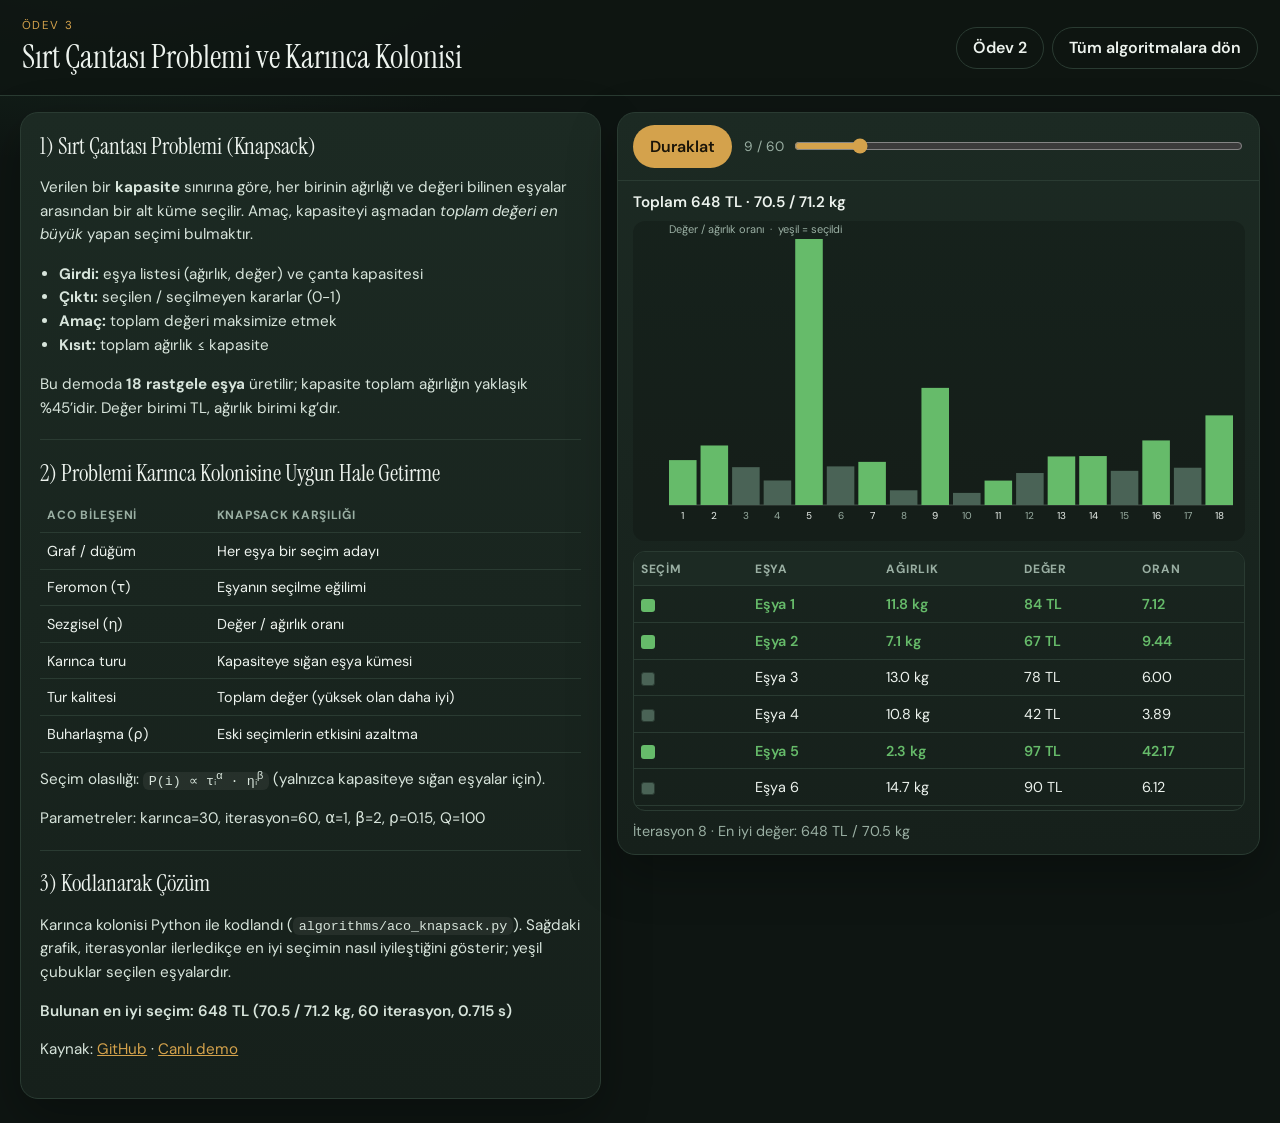
<file: web/odev3.html>
<!DOCTYPE html>
<html lang="tr">
<head>
  <meta charset="UTF-8" />
  <meta name="viewport" content="width=device-width, initial-scale=1.0" />
  <title>Ödev 3 – Sırt Çantası ve Karınca Kolonisi</title>
  <link rel="preconnect" href="https://fonts.googleapis.com" />
  <link rel="preconnect" href="https://fonts.gstatic.com" crossorigin />
  <link href="https://fonts.googleapis.com/css2?family=DM+Sans:ital,opsz,wght@0,9..40,400;0,9..40,500;0,9..40,700&family=Instrument+Serif:ital@0;1&display=swap" rel="stylesheet" />
  <link rel="stylesheet" href="odev3.css" />
</head>
<body>
  <header class="top">
    <div>
      <p class="eyebrow">Ödev 3</p>
      <h1>Sırt Çantası Problemi ve Karınca Kolonisi</h1>
    </div>
    <div class="top-actions">
      <a class="btn ghost" href="odev2.html">Ödev 2</a>
      <a class="btn ghost" href="index.html">Tüm algoritmalara dön</a>
    </div>
  </header>

  <main class="layout">
    <article class="panel">
      <section>
        <h2>1) Sırt Çantası Problemi (Knapsack)</h2>
        <p>
          Verilen bir <strong>kapasite</strong> sınırına göre, her birinin ağırlığı ve değeri
          bilinen eşyalar arasından bir alt küme seçilir. Amaç, kapasiteyi aşmadan
          <em>toplam değeri en büyük</em> yapan seçimi bulmaktır.
        </p>
        <ul>
          <li><strong>Girdi:</strong> eşya listesi (ağırlık, değer) ve çanta kapasitesi</li>
          <li><strong>Çıktı:</strong> seçilen / seçilmeyen kararlar (0-1)</li>
          <li><strong>Amaç:</strong> toplam değeri maksimize etmek</li>
          <li><strong>Kısıt:</strong> toplam ağırlık ≤ kapasite</li>
        </ul>
        <p>
          Bu demoda <strong>18 rastgele eşya</strong> üretilir; kapasite toplam ağırlığın
          yaklaşık %45’idir. Değer birimi TL, ağırlık birimi kg’dır.
        </p>
      </section>

      <section>
        <h2>2) Problemi Karınca Kolonisine Uygun Hale Getirme</h2>
        <table>
          <thead>
            <tr><th>ACO bileşeni</th><th>Knapsack karşılığı</th></tr>
          </thead>
          <tbody>
            <tr><td>Graf / düğüm</td><td>Her eşya bir seçim adayı</td></tr>
            <tr><td>Feromon (τ)</td><td>Eşyanın seçilme eğilimi</td></tr>
            <tr><td>Sezgisel (η)</td><td>Değer / ağırlık oranı</td></tr>
            <tr><td>Karınca turu</td><td>Kapasiteye sığan eşya kümesi</td></tr>
            <tr><td>Tur kalitesi</td><td>Toplam değer (yüksek olan daha iyi)</td></tr>
            <tr><td>Buharlaşma (ρ)</td><td>Eski seçimlerin etkisini azaltma</td></tr>
          </tbody>
        </table>
        <p>
          Seçim olasılığı:
          <code>P(i) ∝ τᵢ<sup>α</sup> · ηᵢ<sup>β</sup></code>
          (yalnızca kapasiteye sığan eşyalar için).
        </p>
        <p class="params" id="params-line">Parametreler yükleniyor…</p>
      </section>

      <section>
        <h2>3) Kodlanarak Çözüm</h2>
        <p>
          Karınca kolonisi Python ile kodlandı
          (<code>algorithms/aco_knapsack.py</code>). Sağdaki grafik, iterasyonlar
          ilerledikçe en iyi seçimin nasıl iyileştiğini gösterir; yeşil çubuklar
          seçilen eşyalardır.
        </p>
        <p id="result-line" class="result">Sonuç bekleniyor…</p>
        <p class="links">
          Kaynak:
          <a href="https://github.com/karamustafa10/nilufer-tsp-visualizer" target="_blank" rel="noopener">GitHub</a>
          ·
          <a href="https://karamustafa10.github.io/nilufer-tsp-visualizer/odev3.html" target="_blank" rel="noopener">Canlı demo</a>
        </p>
      </section>
    </article>

    <aside class="viz">
      <div class="viz-bar">
        <button id="btn-play" class="btn primary" type="button">Duraklat</button>
        <label class="slider-wrap">
          <span id="frame-label">1 / 1</span>
          <input id="frame-slider" type="range" min="0" max="0" value="0" />
        </label>
      </div>
      <div class="stats" id="stats-line">Yükleniyor…</div>
      <div class="chart-wrap">
        <canvas id="bar-chart" width="720" height="320" aria-label="Eşya değer/ağırlık çubuk grafiği"></canvas>
      </div>
      <div class="table-wrap">
        <table id="items-table">
          <thead>
            <tr>
              <th>Seçim</th>
              <th>Eşya</th>
              <th>Ağırlık</th>
              <th>Değer</th>
              <th>Oran</th>
            </tr>
          </thead>
          <tbody></tbody>
        </table>
      </div>
      <p id="chart-meta" class="map-meta">Grafik yükleniyor…</p>
    </aside>
  </main>

  <script src="odev3.js"></script>
</body>
</html>
</file>
<file: web/odev3.css>
:root {
  --bg: #0e1512;
  --panel: #16201b;
  --panel-2: #1c2a23;
  --ink: #edf3ee;
  --muted: #9aafa3;
  --line: #2a3b32;
  --accent: #d4a24c;
  --accent-ink: #1a1408;
  --selected: #66bb6a;
  --idle: #4a6356;
  --font: "DM Sans", system-ui, sans-serif;
  --display: "Instrument Serif", Georgia, serif;
}

* { box-sizing: border-box; }
html, body {
  margin: 0;
  min-height: 100%;
  background: radial-gradient(1000px 500px at 8% -10%, #1d3328 0%, var(--bg) 55%);
  color: var(--ink);
  font-family: var(--font);
}

.top {
  display: flex;
  justify-content: space-between;
  gap: 1rem;
  align-items: center;
  padding: 1.1rem 1.35rem;
  border-bottom: 1px solid var(--line);
  background: rgba(14, 21, 18, 0.88);
}

.top-actions {
  display: flex;
  gap: 0.55rem;
  flex-wrap: wrap;
}

.eyebrow {
  margin: 0;
  font-size: 0.72rem;
  letter-spacing: 0.14em;
  text-transform: uppercase;
  color: var(--accent);
}

.top h1 {
  margin: 0.2rem 0 0;
  font-family: var(--display);
  font-weight: 400;
  font-size: clamp(1.45rem, 2.5vw, 2rem);
}

.btn {
  border: 1px solid var(--line);
  background: var(--panel);
  color: var(--ink);
  border-radius: 999px;
  padding: 0.6rem 1rem;
  font: inherit;
  font-weight: 600;
  text-decoration: none;
  cursor: pointer;
}
.btn.primary { background: var(--accent); color: var(--accent-ink); border-color: transparent; }
.btn.ghost { background: transparent; }

.layout {
  display: grid;
  grid-template-columns: minmax(320px, 0.95fr) minmax(340px, 1.05fr);
  gap: 1rem;
  padding: 1rem 1.25rem 1.5rem;
  align-items: start;
}

.panel, .viz {
  border: 1px solid var(--line);
  border-radius: 18px;
  background: linear-gradient(180deg, var(--panel-2), var(--panel));
  box-shadow: 0 18px 50px rgba(0,0,0,0.28);
}

.panel { padding: 1.1rem 1.2rem 1.3rem; }
.panel section + section {
  margin-top: 1.2rem;
  padding-top: 1.1rem;
  border-top: 1px solid var(--line);
}
.panel h2 {
  margin: 0 0 0.65rem;
  font-family: var(--display);
  font-weight: 400;
  font-size: 1.45rem;
}
.panel p, .panel li {
  color: #d7e4db;
  line-height: 1.55;
  font-size: 0.95rem;
}
.panel ul { padding-left: 1.15rem; }
.panel code {
  background: rgba(255,255,255,0.06);
  padding: 0.1rem 0.35rem;
  border-radius: 6px;
  font-size: 0.88em;
}

table {
  width: 100%;
  border-collapse: collapse;
  margin: 0.4rem 0 0.7rem;
  font-size: 0.9rem;
}
th, td {
  text-align: left;
  padding: 0.55rem 0.45rem;
  border-bottom: 1px solid var(--line);
}
th { color: var(--muted); font-size: 0.75rem; letter-spacing: 0.06em; text-transform: uppercase; }

.params, .result, .links, .map-meta { color: var(--muted); font-size: 0.9rem; }
.result { color: var(--selected); font-weight: 600; }
.links a { color: var(--accent); }

.viz {
  overflow: hidden;
  min-height: 560px;
  display: flex;
  flex-direction: column;
}
.viz-bar {
  display: flex;
  gap: 0.75rem;
  align-items: center;
  padding: 0.75rem 0.9rem;
  border-bottom: 1px solid var(--line);
}
.slider-wrap {
  display: flex;
  align-items: center;
  gap: 0.5rem;
  color: var(--muted);
  font-size: 0.85rem;
  flex: 1;
}
.slider-wrap input { flex: 1; accent-color: var(--accent); }

.stats {
  padding: 0.7rem 0.9rem 0;
  font-size: 0.95rem;
  color: var(--ink);
  font-weight: 600;
}

.chart-wrap {
  padding: 0.6rem 0.9rem 0.2rem;
}
#bar-chart {
  width: 100%;
  height: auto;
  display: block;
  border-radius: 12px;
  background: rgba(0, 0, 0, 0.18);
}

.table-wrap {
  margin: 0.4rem 0.9rem 0;
  max-height: 260px;
  overflow: auto;
  border: 1px solid var(--line);
  border-radius: 12px;
}
.table-wrap table { margin: 0; }
.table-wrap th {
  position: sticky;
  top: 0;
  background: var(--panel-2);
}
.table-wrap tr.is-selected td {
  color: var(--selected);
  font-weight: 600;
}
.table-wrap .mark {
  display: inline-block;
  width: 0.85rem;
  height: 0.85rem;
  border-radius: 3px;
  border: 1px solid var(--line);
  background: var(--idle);
  vertical-align: middle;
}
.table-wrap tr.is-selected .mark {
  background: var(--selected);
  border-color: transparent;
}

.map-meta { margin: 0; padding: 0.7rem 0.9rem 0.9rem; }

@media (max-width: 980px) {
  .layout { grid-template-columns: 1fr; }
  .top { flex-direction: column; align-items: flex-start; }
}
</file>
